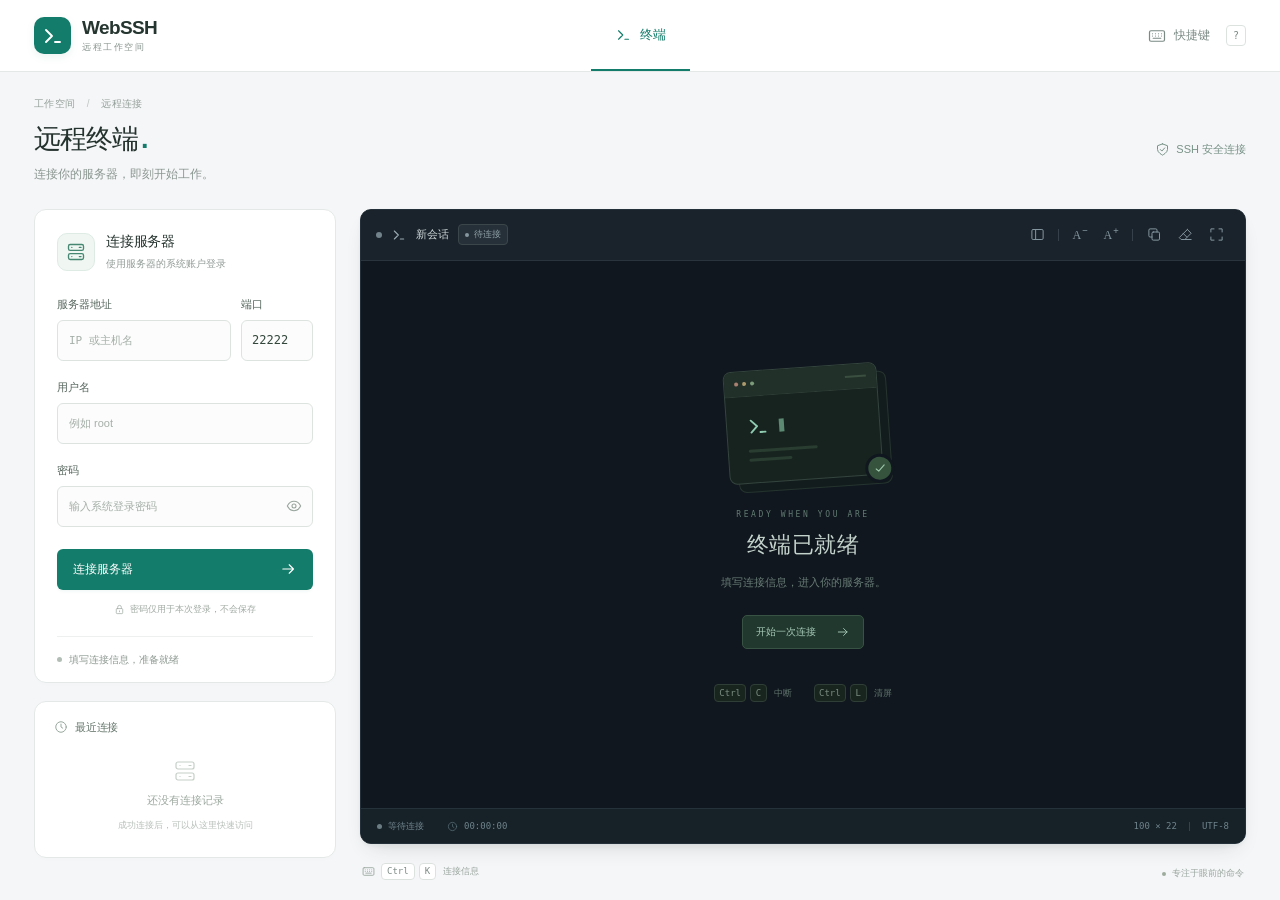
<file: client/index.html>
<!doctype html>
<html lang="zh-CN">
<head>
  <meta charset="utf-8">
  <meta name="viewport" content="width=device-width, initial-scale=1">
  <meta name="color-scheme" content="light dark">
  <meta name="referrer" content="no-referrer">
  <meta name="description" content="一个简洁、专注的 SSH 客户端。连接服务器，开始你的远程会话。">
  <title>WebSSH · 远程终端</title>
  <link rel="icon" href="data:image/svg+xml,%3Csvg xmlns='http://www.w3.org/2000/svg' viewBox='0 0 32 32'%3E%3Crect width='32' height='32' rx='9' fill='%230d786a'/%3E%3Cpath d='m8 10 6 6-6 6m10 0h7' fill='none' stroke='white' stroke-width='2.5'/%3E%3C/svg%3E">
  <link rel="stylesheet" href="style.css">
  <script src="ssh.js" defer></script>
  <script src="terminal.js" defer></script>
  <script src="app.js" defer></script>
</head>
<body>
  <svg class="icon-defs" xmlns="http://www.w3.org/2000/svg" aria-hidden="true"><defs>
    <symbol id="i-terminal" viewBox="0 0 24 24"><path d="m5 6 6 6-6 6m9 0h5"/></symbol>
    <symbol id="i-server" viewBox="0 0 24 24"><rect x="3" y="3" width="18" height="7" rx="2"/><rect x="3" y="14" width="18" height="7" rx="2"/><path d="M7 6.5h.01M7 17.5h.01M16 6.5h2M16 17.5h2"/></symbol>
    <symbol id="i-arrow" viewBox="0 0 24 24"><path d="M4 12h15m-6-6 6 6-6 6"/></symbol>
    <symbol id="i-lock" viewBox="0 0 24 24"><rect x="5" y="10" width="14" height="11" rx="2"/><path d="M8 10V7a4 4 0 0 1 8 0v3m-4 5v2"/></symbol>
    <symbol id="i-shield" viewBox="0 0 24 24"><path d="m12 3 8 3v6c0 5-8 9-8 9s-8-4-8-9V6l8-3Z"/><path d="m8.5 12 2.5 2.5 4.5-5"/></symbol>
    <symbol id="i-clock" viewBox="0 0 24 24"><circle cx="12" cy="12" r="9"/><path d="M12 7v5l3 2"/></symbol>
    <symbol id="i-eye" viewBox="0 0 24 24"><path d="M2 12s3.5-7 10-7 10 7 10 7-3.5 7-10 7S2 12 2 12Z"/><circle cx="12" cy="12" r="3"/></symbol>
    <symbol id="i-copy" viewBox="0 0 24 24"><rect x="8" y="8" width="12" height="13" rx="2"/><path d="M16 8V5a2 2 0 0 0-2-2H5a2 2 0 0 0-2 2v9a2 2 0 0 0 2 2h3"/></symbol>
    <symbol id="i-clear" viewBox="0 0 24 24"><path d="m15 4 6 6-10 10H5l-3-3L15 4Zm-7 6 6 6m-3 4h10"/></symbol>
    <symbol id="i-expand" viewBox="0 0 24 24"><path d="M8 3H3v5m13-5h5v5M3 16v5h5m13-5v5h-5"/></symbol>
    <symbol id="i-sidebar" viewBox="0 0 24 24"><rect x="3" y="4" width="18" height="16" rx="2"/><path d="M9 4v16"/></symbol>
    <symbol id="i-keyboard" viewBox="0 0 24 24"><rect x="2" y="5" width="20" height="14" rx="2"/><path d="M6 9h.01M10 9h.01M14 9h.01M18 9h.01M6 12h.01M10 12h.01M14 12h.01M18 12h.01M7 15h10"/></symbol>
    <symbol id="i-close" viewBox="0 0 24 24"><path d="m6 6 12 12M18 6 6 18"/></symbol>
    <symbol id="i-disconnect" viewBox="0 0 24 24"><path d="M9 3v5m6-5v5M7 8h10v3a5 5 0 0 1-10 0V8Zm5 8v5M3 3l18 18"/></symbol>
    <symbol id="i-check" viewBox="0 0 24 24"><path d="m5 12 4 4L19 6"/></symbol>
  </defs></svg>

  <header class="topbar">
    <a class="brand" href="#" aria-label="WebSSH 首页"><span class="brand-mark"><svg class="icon"><use href="#i-terminal"/></svg></span><span>WebSSH<span class="brand-caption">远程工作空间</span></span></a>
    <div class="topbar-center"><span class="topbar-tab"><svg class="icon"><use href="#i-terminal"/></svg>终端</span></div>
    <button id="shortcuts" class="topbar-action" type="button"><svg class="icon"><use href="#i-keyboard"/></svg><span>快捷键</span><kbd>?</kbd></button>
  </header>

  <main class="workspace">
    <div class="page-heading">
      <div><div class="eyebrow">工作空间 <span>/</span> 远程连接</div><h1>远程终端<span class="heading-dot">.</span></h1><p>连接你的服务器，即刻开始工作。</p></div>
      <span class="privacy-badge"><svg class="icon"><use href="#i-shield"/></svg>SSH 安全连接</span>
    </div>
    <div class="workbench">
      <aside class="sidebar" aria-label="服务器连接">
        <section class="connection-card">
          <div class="card-heading"><span class="card-icon"><svg class="icon"><use href="#i-server"/></svg></span><div><h2>连接服务器</h2><p>使用服务器的系统账户登录</p></div></div>
          <form id="connect-form">
            <div class="address-row">
              <div class="field host-field"><label for="host">服务器地址</label><input id="host" name="host" type="text" placeholder="IP 或主机名" autocomplete="off" autocapitalize="off" spellcheck="false" maxlength="253" required></div>
              <div class="field port-field"><label for="port">端口</label><input id="port" name="port" type="number" value="22222" min="1" max="65535" step="1" inputmode="numeric" required></div>
            </div>
            <div class="field username-field"><label for="username">用户名</label><input id="username" name="username" type="text" placeholder="例如 root" autocomplete="username" autocapitalize="off" spellcheck="false" maxlength="128" required></div>
            <div class="field password-field"><label for="password">密码</label><div class="password-wrap"><input id="password" name="password" type="password" placeholder="输入系统登录密码" autocomplete="current-password" required><button id="toggle-password" class="password-toggle" type="button" aria-label="显示密码" aria-pressed="false"><svg class="icon"><use href="#i-eye"/></svg></button></div></div>
            <button class="primary connect-button" id="connect" type="submit"><span id="connect-label">连接服务器</span><svg class="icon connect-arrow"><use href="#i-arrow"/></svg><span class="button-spinner" aria-hidden="true"></span></button>
          </form>
          <p class="connection-note"><svg class="icon"><use href="#i-lock"/></svg>密码仅用于本次登录，不会保存</p>
          <div id="feedback-wrap" class="feedback-wrap"><span class="feedback-dot"></span><p id="feedback" class="feedback" role="status" aria-live="polite">填写连接信息，准备就绪</p></div>
        </section>
        <section class="recent-card" id="recent-card" data-empty="true">
          <div class="recent-heading"><h2><svg class="icon"><use href="#i-clock"/></svg>最近连接</h2><button id="clear-history" type="button" hidden>清空</button></div>
          <div id="recent-list" class="recent-list"></div>
          <div id="recent-empty" class="recent-empty"><span class="empty-history-icon"><svg class="icon"><use href="#i-server"/></svg></span><p>还没有连接记录</p><span>成功连接后，可以从这里快速访问</span></div>
        </section>
      </aside>

      <section class="terminal-column" aria-label="终端工作区">
        <div class="terminal-panel" data-state="offline">
          <div class="terminal-toolbar">
            <div class="session-heading"><span class="session-dot"></span><svg class="icon"><use href="#i-terminal"/></svg><span id="session-name">新会话</span><span class="status-badge" id="status" data-state="offline"><span></span><span id="status-text">待连接</span></span></div>
            <div class="terminal-actions">
              <button id="focus-mode" type="button" title="收起连接栏" aria-label="收起连接栏" aria-pressed="false"><svg class="icon"><use href="#i-sidebar"/></svg></button>
              <span class="toolbar-divider"></span>
              <button id="font-smaller" class="font-button" type="button" title="缩小终端字号" aria-label="缩小终端字号">A<span>−</span></button><button id="font-larger" class="font-button" type="button" title="放大终端字号" aria-label="放大终端字号">A<span>+</span></button>
              <span class="toolbar-divider"></span>
              <button id="copy" type="button" title="复制所选文本" aria-label="复制所选文本"><svg class="icon"><use href="#i-copy"/></svg></button><button id="clear" type="button" title="清屏" aria-label="清屏"><svg class="icon"><use href="#i-clear"/></svg></button><button id="fullscreen" type="button" title="全屏" aria-label="全屏"><svg class="icon"><use href="#i-expand"/></svg></button>
              <button id="disconnect" class="disconnect-button" type="button" title="断开连接" hidden><svg class="icon"><use href="#i-disconnect"/></svg><span id="disconnect-label">断开</span></button>
            </div>
          </div>
          <div class="terminal-stage">
            <div id="terminal" class="terminal-viewport" role="region" aria-label="终端输出，点击后可输入" tabindex="-1">
              <div id="screen" class="terminal-screen" aria-live="off"></div>
              <textarea id="terminal-input" class="terminal-input" aria-label="终端键盘输入" autocomplete="off" autocapitalize="off" spellcheck="false" wrap="off" disabled></textarea>
            </div>
            <div id="terminal-empty" class="terminal-empty">
              <div class="terminal-illustration" aria-hidden="true"><div class="illustration-bar"><i></i><i></i><i></i><span></span></div><div class="illustration-content"><svg class="icon"><use href="#i-terminal"/></svg><span></span></div><div class="illustration-lines"><i></i><i></i></div><span class="illustration-status"><svg class="icon"><use href="#i-check"/></svg></span></div>
              <span class="empty-eyebrow">READY WHEN YOU ARE</span>
              <h2 id="empty-title">终端已就绪</h2><p id="empty-description">填写连接信息，进入你的服务器。<br>剩下的，交给熟悉的命令行。</p>
              <button id="focus-connection" class="empty-action" type="button">开始一次连接<svg class="icon"><use href="#i-arrow"/></svg></button>
              <div class="empty-shortcuts"><span><kbd>Ctrl</kbd><kbd>C</kbd>中断</span><span><kbd>Ctrl</kbd><kbd>L</kbd>清屏</span></div>
            </div>
          </div>
          <div class="mobile-keys" aria-label="终端快捷键"><button data-key="\u001b">Esc</button><button data-key="\t">Tab</button><button data-key="\u0003">Ctrl C</button><button data-key="\u001b[A">↑</button><button data-key="\u001b[B">↓</button><button data-key="\u001b[D">←</button><button data-key="\u001b[C">→</button></div>
          <footer class="terminal-footer"><span class="security-label"><span class="footer-dot" id="footer-dot"></span><span id="security-status">等待连接</span></span><span class="session-duration"><svg class="icon"><use href="#i-clock"/></svg><span id="duration">00:00:00</span></span><span class="footer-right"><span id="dimensions">80 × 24</span><span class="footer-divider"></span>UTF-8</span></footer>
        </div>
        <div class="workspace-hints"><span><svg class="icon"><use href="#i-keyboard"/></svg><kbd id="connect-modifier">Ctrl</kbd><kbd>K</kbd>连接信息</span><span><span class="hint-dot"></span>专注于眼前的命令</span></div>
      </section>
    </div>
  </main>

  <dialog id="host-dialog" aria-labelledby="host-title">
    <span class="dialog-icon"><svg class="icon"><use href="#i-shield"/></svg></span><h2 id="host-title">确认服务器身份</h2>
    <p id="host-description">首次连接此服务器，请将下面的指纹与服务器提供的指纹核对。</p>
    <div id="host-address" class="host-address"></div><span class="fingerprint-label">服务器指纹 · SHA-256</span><code id="host-fingerprint"></code><p id="old-fingerprint" class="changed-key" hidden></p>
    <label class="remember"><input id="remember-host" type="checkbox" checked>记住这台服务器</label>
    <div class="dialog-actions"><button id="reject-host" class="secondary" type="button">取消</button><button id="accept-host" class="primary" type="button">信任并连接<svg class="icon"><use href="#i-arrow"/></svg></button></div>
  </dialog>
  <dialog id="shortcuts-dialog" aria-labelledby="shortcuts-title">
    <button id="close-shortcuts" class="dialog-close" type="button" aria-label="关闭快捷键"><svg class="icon"><use href="#i-close"/></svg></button><span class="dialog-icon"><svg class="icon"><use href="#i-keyboard"/></svg></span><h2 id="shortcuts-title">顺手的快捷键</h2><p>让终端操作更流畅。</p>
    <dl class="shortcut-list"><div><dt>打开连接信息</dt><dd><kbd id="shortcut-modifier">Ctrl</kbd><kbd>K</kbd></dd></div><div><dt>中断当前命令</dt><dd><kbd>Ctrl</kbd><kbd>C</kbd></dd></div><div><dt>清屏</dt><dd><kbd>Ctrl</kbd><kbd>L</kbd></dd></div><div><dt>浏览命令历史</dt><dd><kbd>↑</kbd><kbd>↓</kbd></dd></div><div><dt>补全命令</dt><dd><kbd>Tab</kbd></dd></div></dl>
  </dialog>
</body>
</html>
</file>
<file: client/style.css>
:root {
  color-scheme: light; --bg: #f5f6f8; --paper: #fff; --text: #25332f; --muted: #82908b;
  --line: #e4e9e7; --accent: #147c6b; --accent-hover: #0c695a; --terminal: #10171e;
  --terminal-font: 14px; --terminal-line: 23px;
  font-family: -apple-system, BlinkMacSystemFont, "Segoe UI", "Noto Sans SC", "Microsoft YaHei", sans-serif;
  font-synthesis: none;
}
* { box-sizing: border-box; }
body { margin: 0; background: var(--bg); color: var(--text); -webkit-font-smoothing: antialiased; }
button, input, textarea { font: inherit; }
button { cursor: pointer; transition: background .15s, color .15s, border-color .15s; }
button:disabled { cursor: default; opacity: .45; }
button:focus-visible, input:focus-visible, a:focus-visible { outline: 3px solid #1b9a7e55; outline-offset: 3px; }
[hidden] { display: none !important; }
.icon-defs { position: absolute; width: 0; height: 0; overflow: hidden; pointer-events: none; }
.icon { width: 18px; height: 18px; flex-shrink: 0; fill: none; stroke: currentColor; stroke-width: 1.6; stroke-linecap: round; stroke-linejoin: round; vertical-align: middle; }
kbd { display: inline-flex; justify-content: center; align-items: center; min-width: 20px; height: 21px; padding: 0 5px; border: 1px solid #dce3df; border-radius: 4px; font: 10px/1 ui-monospace, SFMono-Regular, Consolas, monospace; color: #7d8a85; background: #fff; }
.topbar { height: 72px; padding: 0 34px; background: var(--paper); border-bottom: 1px solid var(--line); display: flex; align-items: center; justify-content: space-between; position: relative; }
.brand { display: flex; align-items: center; gap: 11px; color: #25352f; font-size: 19px; font-weight: 720; letter-spacing: -.6px; text-decoration: none; }
.brand-mark { width: 37px; height: 37px; display: grid; place-items: center; border-radius: 10px; background: var(--accent); color: #fff; box-shadow: 0 3px 8px #147c6b16; }
.brand-mark .icon { width: 24px; height: 24px; stroke-width: 1.9; }
.brand-caption { display: block; margin-top: 2px; font-size: 9px; font-weight: 400; color: #89958f; letter-spacing: 1.5px; }
.topbar-center { position: absolute; inset: 0; display: flex; justify-content: center; pointer-events: none; }
.topbar-tab { display: flex; align-items: center; gap: 8px; border-bottom: 2px solid var(--accent); padding: 0 24px; color: var(--accent); font-size: 13px; font-weight: 600; }
.topbar-tab .icon { width: 17px; }
.topbar-action { display: flex; align-items: center; gap: 8px; padding: 8px 0 8px 10px; color: #7a8983; border: 0; background: transparent; font-size: 12px; }
.topbar-action:hover { color: var(--accent); }
.topbar-action kbd { margin-left: 8px; }
.workspace { max-width: 1680px; height: calc(100dvh - 72px); min-height: 770px; padding: 25px 34px 20px; margin: 0 auto; display: flex; flex-direction: column; }
.page-heading { display: flex; justify-content: space-between; align-items: center; margin-bottom: 26px; flex-shrink: 0; }
.eyebrow { font-size: 10px; color: #95a09a; letter-spacing: .4px; margin-bottom: 10px; }
.eyebrow span { padding: 0 8px; color: #bdc6c1; }
h1 { font-size: 27px; font-weight: 650; letter-spacing: -1px; margin: 0; line-height: 1.4; }
.heading-dot { color: var(--accent); margin-left: 3px; }
.page-heading p { font-size: 12px; color: #8a9690; margin: 7px 0 0; }
.privacy-badge { color: #789287; font-size: 11px; display: flex; align-items: center; gap: 6px; padding-top: 19px; }
.privacy-badge .icon { width: 15px; height: 15px; }
.workbench { display: grid; grid-template-columns: 302px minmax(0, 1fr); gap: 24px; flex: 1; min-height: 0; }
.sidebar { min-width: 0; display: flex; flex-direction: column; gap: 18px; }
.connection-card, .recent-card { background: var(--paper); border: 1px solid var(--line); border-radius: 12px; box-shadow: 0 3px 8px #20342b02; }
.connection-card { padding: 23px 22px 0; }
.card-heading { display: flex; align-items: center; gap: 11px; margin-bottom: 26px; }
.card-icon { width: 38px; height: 38px; display: grid; place-items: center; border: 1px solid #deebe4; border-radius: 10px; background: #f0f7f3; color: #468772; }
.card-icon .icon { width: 20px; height: 20px; }
h2 { font-size: 14px; font-weight: 650; margin: 0; letter-spacing: -.2px; }
.card-heading p { font-size: 10px; color: #929c97; margin: 6px 0 0; }
.address-row { display: grid; grid-template-columns: minmax(0, 1fr) 72px; gap: 10px; }
.field { min-width: 0; margin-bottom: 19px; }
.field label { display: block; font-size: 11px; color: #56665d; margin-bottom: 8px; font-weight: 500; }
.field input { height: 41px; width: 100%; min-width: 0; padding: 0 11px; border: 1px solid #dde4e0; border-radius: 6px; background: #fbfcfb; color: #33473c; font-size: 12px; transition: border-color .15s, box-shadow .15s; }
.field input:focus { outline: none; border-color: #79b19c; box-shadow: 0 0 0 3px #147c6b0b; background: #fff; }
.field input::placeholder { color: #a6afa9; font-size: 11px; }
.field input:disabled { background: #f4f7f5; color: #7c8982; }
#host, #port { font-family: ui-monospace, SFMono-Regular, Consolas, monospace; font-size: 12px; }
#port { padding-left: 10px; padding-right: 3px; appearance: textfield; -moz-appearance: textfield; }
#port::-webkit-inner-spin-button, #port::-webkit-outer-spin-button { appearance: none; margin: 0; }
.password-wrap { position: relative; }
.password-wrap input { padding-right: 38px; }
.password-toggle { position: absolute; right: 3px; top: 3px; height: 35px; width: 32px; padding: 0; display: grid; place-items: center; border: 0; border-radius: 4px; background: transparent; color: #9aa59e; }
.password-toggle:hover, .password-toggle[aria-pressed="true"] { color: var(--accent); background: #ebf3ed; }
.password-toggle .icon { width: 16px; height: 16px; }
.primary, .secondary { display: inline-flex; align-items: center; justify-content: center; gap: 14px; border-radius: 6px; min-height: 41px; padding: 10px 16px; border: 1px solid transparent; font-size: 12px; font-weight: 550; }
.primary { background: var(--accent); color: #fff; box-shadow: 0 2px 3px #147c6b0c; }
.primary:hover { background: var(--accent-hover); }
.secondary { background: #fff; border-color: #dce4df; color: #63736a; }
.secondary:hover { background: #f3f6f4; }
.connect-button { width: 100%; margin-top: 3px; justify-content: space-between; padding: 10px 15px; }
.connect-button .icon { width: 17px; }
.button-spinner { display: none; width: 14px; height: 14px; border: 1.5px solid #ffffff60; border-top-color: #fff; border-radius: 50%; animation: spin .8s linear infinite; }
body.connecting .button-spinner { display: block; }
body.connecting .connect-arrow { display: none; }
.connection-note { display: flex; gap: 5px; align-items: center; justify-content: center; color: #a0aaa3; font-size: 9px; margin: 13px 0 20px; white-space: nowrap; }
.connection-note .icon { width: 11px; height: 11px; }
.feedback-wrap { border-top: 1px solid #edf0ee; display: flex; align-items: flex-start; gap: 7px; padding: 14px 0; min-height: 46px; }
.feedback-dot { background: #b2bdb5; border-radius: 50%; width: 5px; height: 5px; margin-top: 6px; flex-shrink: 0; }
.feedback { margin: 0; color: #8d9991; font-size: 10px; line-height: 1.7; overflow-wrap: anywhere; }
.feedback-wrap.error .feedback { color: #ba655c; }
.feedback-wrap.error .feedback-dot { background: #c9786e; }
body.connected .feedback { color: #4a8d73; }
body.connected .feedback-dot { background: #4f9c7e; }
body.connecting .feedback-dot { background: #c9ac6f; animation: blink 1.2s ease-in-out infinite; }
.recent-card { padding: 18px 19px 17px; }
.recent-heading { display: flex; align-items: center; justify-content: space-between; }
.recent-heading h2 { display: flex; align-items: center; gap: 7px; color: #66776c; font-size: 11px; font-weight: 550; }
.recent-heading .icon { width: 14px; height: 14px; color: #91a397; }
.recent-heading button { padding: 3px; color: #9ba79e; background: none; border: 0; font-size: 10px; }
.recent-heading button:hover { color: var(--accent); }
.recent-empty { padding: 24px 0 8px; text-align: center; }
.empty-history-icon { color: #c5cfc7; }
.empty-history-icon .icon { width: 24px; height: 24px; stroke-width: 1.2; }
.recent-empty p { margin: 10px 0 6px; font-size: 11px; color: #9ca89f; }
.recent-empty > span:last-child { font-size: 9px; color: #b7bfb9; }
.recent-list { display: grid; gap: 4px; }
.recent-list:not(:empty) { margin: 13px -6px -4px; }
.recent-item { display: flex; align-items: center; gap: 10px; min-width: 0; width: 100%; text-align: left; border: 0; border-radius: 7px; background: transparent; color: #4c6355; padding: 9px 7px; }
.recent-item:hover { background: #f1f6f2; }
.recent-server-icon { height: 30px; width: 30px; display: grid; place-items: center; background: #f0f5f1; border-radius: 7px; color: #8da293; flex-shrink: 0; }
.recent-server-icon .icon { width: 15px; height: 15px; }
.recent-details { display: grid; gap: 4px; min-width: 0; flex: 1; }
.recent-address { font: 11px/1.3 ui-monospace, SFMono-Regular, Consolas, monospace; overflow: hidden; white-space: nowrap; text-overflow: ellipsis; }
.recent-username { font-size: 9px; color: #a1ada4; overflow: hidden; white-space: nowrap; text-overflow: ellipsis; }
.recent-item > .icon { width: 13px; color: #a9b9ad; }
.connection-tip { display: flex; align-items: center; gap: 6px; padding-left: 7px; margin: 0; color: #9ca89f; font-size: 10px; line-height: 1.7; }
.connection-tip .icon { width: 13px; height: 13px; }
.terminal-column { min-width: 0; display: flex; flex-direction: column; }
.terminal-panel { flex: 1; min-height: 425px; display: flex; flex-direction: column; border: 1px solid #25313a; border-radius: 11px; background: var(--terminal); overflow: hidden; color-scheme: dark; box-shadow: 0 10px 22px -10px #1a302533, 0 2px 4px #13271c0a; }
.terminal-toolbar { display: flex; align-items: center; justify-content: space-between; gap: 8px; height: 51px; flex-shrink: 0; padding: 0 15px; background: #1a232b; border-bottom: 1px solid #29343c; }
.session-heading { display: flex; gap: 9px; align-items: center; min-width: 0; color: #d0d9da; font-size: 11px; }
.session-heading > .icon { width: 16px; height: 16px; color: #9bacb4; }
.session-dot { height: 6px; width: 6px; border-radius: 50%; background: #72838c; flex-shrink: 0; }
body.connected .session-dot { background: #7fc6ab; box-shadow: 0 0 0 3px #7fc6ab0b; }
#session-name { white-space: nowrap; overflow: hidden; text-overflow: ellipsis; max-width: 240px; font: 11px/1.4 ui-monospace, SFMono-Regular, Consolas, monospace; }
.status-badge { display: inline-flex; gap: 5px; align-items: center; white-space: nowrap; border: 1px solid #3b464b; border-radius: 4px; padding: 3px 6px; font-size: 9px; color: #90a0a7; background: #263038; }
.status-badge > span:first-child { width: 4px; height: 4px; border-radius: 50%; background: #86979f; }
.status-badge[data-state="connected"] { color: #8fcab4; border-color: #345447; background: #253b32; }
.status-badge[data-state="connected"] > span:first-child { background: #8fcab4; }
.status-badge[data-state="connecting"] { color: #ddc58d; border-color: #5c503b; background: #353329; }
.terminal-actions { display: flex; align-items: center; gap: 3px; flex-shrink: 0; }
.terminal-actions button { width: 28px; height: 29px; border-radius: 4px; padding: 0; border: 0; background: transparent; color: #84969f; display: inline-flex; align-items: center; justify-content: center; }
.terminal-actions button:hover { background: #2c3842; color: #cad7dc; }
.terminal-actions .icon { width: 15px; height: 15px; }
.toolbar-divider { width: 1px; height: 12px; background: #34414a; margin: 0 4px; }
.terminal-actions .font-button { font: 12px/1 Georgia, serif; gap: 1px; }
.font-button span { font: 9px/1 ui-monospace, monospace; align-self: flex-start; padding-top: 6px; }
.terminal-actions .disconnect-button { width: auto; padding: 0 8px; gap: 5px; margin-left: 5px; color: #c6948b; font-size: 10px; background: #c6948b0c; }
.terminal-actions .disconnect-button:hover { background: #c6948b1a; color: #e6b1a7; }
.terminal-stage { flex: 1; position: relative; min-height: 0; }
.terminal-viewport { position: absolute; inset: 0; overflow: auto; padding: 20px; outline: none; scrollbar-width: thin; scrollbar-color: #33434d transparent; background: #0b0e14; }
.terminal-panel:not([data-state="connected"]) .terminal-cursor { display: none; }
.terminal-screen { position: relative; font: var(--terminal-font)/var(--terminal-line) ui-monospace, "SFMono-Regular", "Cascadia Mono", "Liberation Mono", Consolas, monospace; font-variant-ligatures: none; font-kerning: none; white-space: pre; width: max-content; min-width: 100%; }
.terminal-row { height: var(--terminal-line); white-space: pre; }
.terminal-row span { white-space: pre; }
.terminal-cursor { position: absolute; width: 1ch; height: var(--terminal-line); background: #92eac580; pointer-events: none; }
.terminal-viewport:focus-within .terminal-cursor { background: #94ebc5b0; animation: cursor-blink 1.2s step-end infinite; }
.terminal-input { position: absolute; opacity: 0; width: 2px; height: 22px; left: 20px; top: 20px; padding: 0; border: 0; resize: none; overflow: hidden; font-size: 16px; }
.terminal-empty { position: absolute; inset: 0; z-index: 1; display: flex; align-items: center; justify-content: center; flex-direction: column; text-align: center; background: var(--terminal); padding: 28px 18px; }
.terminal-illustration { width: 154px; height: 113px; border: 1px solid #34443e; border-radius: 8px; background: #17231f; position: relative; margin-bottom: 29px; transform: rotate(-4deg); box-shadow: 9px 9px 0 -1px #121c1c, 9px 9px 0 0 #25342f; }
.illustration-bar { height: 25px; display: flex; align-items: center; gap: 4px; padding: 0 10px; border-bottom: 1px solid #2e3e36; background: #213029; border-radius: 7px 7px 0 0; }
.illustration-bar i { display: inline-block; width: 4px; height: 4px; border-radius: 50%; background: #667a6c; }
.illustration-bar i:first-child { background: #aa8171; }.illustration-bar i:nth-child(2) { background: #ac9a6c; }.illustration-bar i:nth-child(3) { background: #7c9b7a; }
.illustration-bar span { margin-left: auto; width: 21px; height: 2px; background: #3b4f40; }
.illustration-content { display: flex; align-items: center; gap: 8px; margin: 18px 18px 11px; color: #8fcbb0; }
.illustration-content .icon { width: 26px; height: 24px; stroke-width: 1.9; }
.illustration-content span { width: 5px; height: 13px; background: #5b8971; }
.illustration-lines { display: grid; gap: 6px; margin: 0 20px; }
.illustration-lines i { height: 3px; border-radius: 3px; background: #293d30; width: 69px; }.illustration-lines i:last-child { width: 43px; }
.illustration-status { position: absolute; right: -12px; bottom: -9px; width: 29px; height: 29px; display: grid; place-items: center; border: 3px solid var(--terminal); border-radius: 50%; color: #9ac5a7; background: #36533e; }
.illustration-status .icon { width: 14px; height: 14px; stroke-width: 2; }
.empty-eyebrow { font: 8px/1.4 ui-monospace, SFMono-Regular, Consolas, monospace; letter-spacing: 2.6px; color: #627b72; margin: 0 0 10px; }
.terminal-empty h2 { color: #c3d2cb; font-size: 22px; font-weight: 500; letter-spacing: .5px; margin-bottom: 12px; }
.terminal-empty p { color: #687c76; font-size: 11px; line-height: 1.95; margin: 0; }
.empty-action { color: #a7c9b8; background: #20382d; border: 1px solid #385343; border-radius: 5px; padding: 9px 13px; font-size: 10px; display: flex; align-items: center; gap: 20px; margin-top: 22px; }
.empty-action:hover { background: #2c4939; }
.empty-action .icon { width: 14px; height: 14px; }
.empty-shortcuts { display: flex; gap: 22px; margin-top: 35px; color: #60756d; font-size: 9px; }
.empty-shortcuts > span { display: flex; align-items: center; gap: 4px; }.empty-shortcuts kbd { height: 18px; min-width: 17px; font-size: 9px; padding: 0 4px; color: #7b8e83; border-color: #2f3e36; background: #18251e; }.empty-shortcuts kbd:last-child { margin-right: 3px; }
body.connecting .terminal-illustration { animation: breathe 2s ease-in-out infinite; } body.connecting .illustration-status { animation: spin 1.6s linear infinite; }
body.connecting .empty-action, body.connecting .empty-shortcuts { visibility: hidden; }
.terminal-footer { height: 35px; flex-shrink: 0; border-top: 1px solid #263239; background: #172128; padding: 0 16px; display: flex; align-items: center; gap: 23px; color: #70858c; font: 9px/1.4 ui-monospace, SFMono-Regular, Consolas, monospace; }
.security-label, .session-duration, .footer-right { display: flex; align-items: center; gap: 6px; }.session-duration .icon { width: 11px; height: 11px; color: #5a7077; }
.footer-dot { width: 5px; height: 5px; border-radius: 50%; background: #6b7d83; }.footer-dot.active { background: #7fbb9e; }
.footer-right { margin-left: auto; gap: 12px; }.footer-divider { width: 1px; height: 9px; background: #34434b; }
.workspace-hints { height: 36px; flex-shrink: 0; display: flex; justify-content: space-between; align-items: flex-end; gap: 10px; color: #9aa69e; font-size: 9px; padding: 0 2px; }
.workspace-hints > span { display: flex; gap: 4px; align-items: center; }.workspace-hints .icon { width: 13px; height: 13px; margin-right: 2px; }.workspace-hints kbd { height: 17px; font-size: 9px; min-width: 16px; }.workspace-hints kbd:last-child { margin-right: 3px; }.hint-dot { width: 4px; height: 4px; border-radius: 50%; background: #9cac9c; margin-right: 2px; }
.mobile-keys { display: none; background: #172128; border-top: 1px solid #293840; padding: 7px 10px; gap: 6px; }
.mobile-keys button { flex: 1; border-radius: 4px; border: 1px solid #33434c; background: #222f36; color: #b4c6cc; min-height: 33px; font-size: 11px; }
body.focus-mode .sidebar { display: none; } body.focus-mode .workbench { grid-template-columns: minmax(0, 1fr); }
.terminal-panel:fullscreen { min-height: 0; height: 100%; border-radius: 0; border: 0; box-shadow: none; }
dialog { color-scheme: light; color: var(--text); width: min(470px, calc(100vw - 32px)); border: 1px solid #dce5df; border-radius: 14px; padding: 30px; background: #fff; box-shadow: 0 28px 100px #112d2755; }
dialog::backdrop { background: #16272285; backdrop-filter: blur(4px); }
.dialog-icon { display: inline-grid; place-items: center; width: 45px; height: 45px; border-radius: 12px; color: var(--accent); background: #edf5ef; margin-bottom: 20px; }.dialog-icon .icon { width: 24px; height: 24px; }
dialog h2 { font-size: 21px; font-weight: 600; margin-bottom: 12px; } dialog p { color: #819086; font-size: 12px; line-height: 1.9; }
.host-address { margin: 22px 0; color: #526b5a; font: 13px/1.5 ui-monospace, SFMono-Regular, Consolas, monospace; overflow-wrap: anywhere; }
.fingerprint-label { font-size: 10px; color: #91a095; } #host-fingerprint { display: block; padding: 13px; border-radius: 6px; margin-top: 8px; font: 11px/1.7 ui-monospace, SFMono-Regular, Consolas, monospace; color: #438365; background: #f3f7f3; border: 1px solid #e0e9df; overflow-wrap: anywhere; }
.changed-key { color: #b27c53; overflow-wrap: anywhere; }.remember { display: flex; align-items: center; gap: 7px; color: #728577; font-size: 12px; margin: 24px 0; }.remember input { accent-color: var(--accent); }
.dialog-actions { display: flex; justify-content: flex-end; gap: 10px; }.dialog-actions .icon { width: 15px; height: 15px; }
.dialog-close { position: absolute; right: 18px; top: 18px; display: grid; place-items: center; background: transparent; color: #9baa9f; border: 0; width: 28px; height: 28px; border-radius: 5px; }.dialog-close:hover { background: #f0f5f1; }
.shortcut-list, .shortcuts-list { margin: 18px 0 0; }
#shortcuts-dialog dl { margin: 24px 0 0; } #shortcuts-dialog dl > div { display: flex; justify-content: space-between; align-items: center; padding: 14px 0; border-top: 1px solid #edf1ed; } #shortcuts-dialog dt { color: #7a8c7f; font-size: 12px; } #shortcuts-dialog dd { display: flex; gap: 5px; margin: 0; }
::selection { background: #a6cdb8; color: #163b2a; }.terminal-stage ::selection { background: #426b61; color: #fff; }
@keyframes spin { to { transform: rotate(360deg); } } @keyframes blink { 50% { opacity: .35; } } @keyframes cursor-blink { 50% { opacity: .1; } } @keyframes breathe { 50% { opacity: .6; } }
@media (min-width: 1800px) { .workspace { padding-top: 38px; } .page-heading { margin-bottom: 32px; } }
@media (max-width: 1150px) {
  .topbar { padding: 0 24px; }.workspace { padding: 23px 24px 18px; }.workbench { grid-template-columns: 275px minmax(0, 1fr); gap: 18px; }.connection-card { padding-left: 18px; padding-right: 18px; }
  .terminal-toolbar { padding: 0 11px; }#session-name { max-width: 160px; }.terminal-actions { gap: 1px; }.terminal-actions button { width: 25px; }.toolbar-divider { margin: 0 2px; }.session-heading { gap: 7px; }.session-heading > .icon { display: none; }
  .status-badge { padding: 3px 5px; font-size: 8px; }.session-dot { width: 5px; height: 5px; }.connection-note { font-size: 8px; }
}
@media (max-width: 900px) and (min-width: 761px) { .font-button, .terminal-actions .font-button, .toolbar-divider { display: none; }#session-name { max-width: 140px; }.status-badge { display: none; } }
@media (max-width: 760px) {
  .topbar { height: 62px; padding: 0 19px; }.brand { font-size: 18px; gap: 9px; }.brand-mark { height: 33px; width: 33px; border-radius: 9px; }.brand-caption { font-size: 8px; }.topbar-center { display: none; }.topbar-action { font-size: 11px; }.topbar-action kbd { display: none; }
  .workspace { height: auto; min-height: calc(100dvh - 62px); padding: 20px 16px 14px; }.page-heading { margin-bottom: 19px; }.eyebrow { font-size: 9px; margin-bottom: 7px; }h1 { font-size: 25px; }.page-heading p { font-size: 11px; margin-top: 4px; }.privacy-badge { display: none; }
  .workbench { display: flex; flex-direction: column; gap: 19px; }.sidebar { gap: 12px; }.connection-card { padding: 19px 19px 0; }.card-heading { margin-bottom: 22px; }.card-heading p { font-size: 10px; }
  #connect-form { display: grid; grid-template-columns: minmax(0, 1fr) minmax(0, 1fr); column-gap: 12px; }.address-row { grid-column: 1 / -1; grid-template-columns: minmax(0, 1fr) 78px; gap: 12px; }.field { margin-bottom: 17px; }.field input { font-size: 13px; height: 42px; }#host,#port { font-size: 13px; }.password-toggle { height: 36px; }.password-field input::placeholder { font-size: 10px; }.connect-button { grid-column: 1 / -1; margin-top: 0; height: 42px; }.connection-note { font-size: 9px; margin: 12px 0 16px; }.feedback-wrap { padding: 11px 0; min-height: 39px; }
  .recent-card[data-empty="true"], .connection-tip { display: none; }.recent-card { padding: 15px 17px; }.recent-list { grid-template-columns: repeat(2, minmax(0, 1fr)); }.recent-item > .icon { display: none; }.recent-list:not(:empty) { margin-top: 9px; }.recent-item { gap: 7px; padding-left: 5px; }.recent-server-icon { width: 25px; height: 27px; }.recent-address { font-size: 10px; }
  .terminal-panel { flex: none; height: 510px; min-height: 380px; border-radius: 9px; }.terminal-toolbar { height: 46px; padding: 0 10px; gap: 5px; }.terminal-actions { gap: 2px; }.terminal-actions button { width: 26px; height: 29px; }.terminal-actions .font-button, .toolbar-divider, #focus-mode { display: none; }.terminal-actions .disconnect-button { padding: 0 6px; margin-left: 2px; width: auto; }.disconnect-button > span { display: none; }.session-heading { gap: 7px; }.session-heading > .icon { display: none; }#session-name { max-width: 135px; font-size: 10px; }.status-badge { padding: 3px 5px; font-size: 8px; }.status-badge > span:first-child { display: none; }
  .terminal-viewport { padding: 14px 12px; }.terminal-empty { padding: 25px 16px; }.terminal-illustration { transform: scale(.85) rotate(-4deg); margin-bottom: 16px; }.terminal-empty h2 { font-size: 20px; }.terminal-empty p { font-size: 11px; }.empty-shortcuts { margin-top: 26px; }.empty-action { margin-top: 18px; }
  .mobile-keys { display: flex; }.terminal-footer { font-size: 8px; padding: 0 10px; height: 31px; gap: 12px; }.footer-right { gap: 8px; }.session-duration { gap: 4px; }.workspace-hints { height: 30px; font-size: 8px; }.workspace-hints > span:last-child { display: none; }
  body.connected .sidebar, body.connecting .sidebar { display: none; }body.connected .page-heading, body.connecting .page-heading { margin-bottom: 13px; }body.connected .eyebrow, body.connecting .eyebrow, body.connected .page-heading p, body.connecting .page-heading p { display: none; }body.connected h1, body.connecting h1 { font-size: 19px; }body.connected .terminal-panel, body.connecting .terminal-panel { height: calc(100dvh - 159px); min-height: 300px; }
  body.show-connection .sidebar { display: flex; }
  dialog { padding: 25px; }dialog h2 { font-size: 19px; }.dialog-actions { gap: 8px; }.dialog-actions button { font-size: 11px; padding: 10px 13px; }
}
@media (max-width: 370px) { #session-name { max-width: 100px; }.status-badge { display: none; }.session-duration .icon { display: none; }.terminal-actions button { width: 24px; }.terminal-footer { gap: 9px; }.connection-note { font-size: 8px; } }
@media (prefers-reduced-motion: reduce) { *, *::before, *::after { animation: none !important; transition: none !important; } }
</file>
